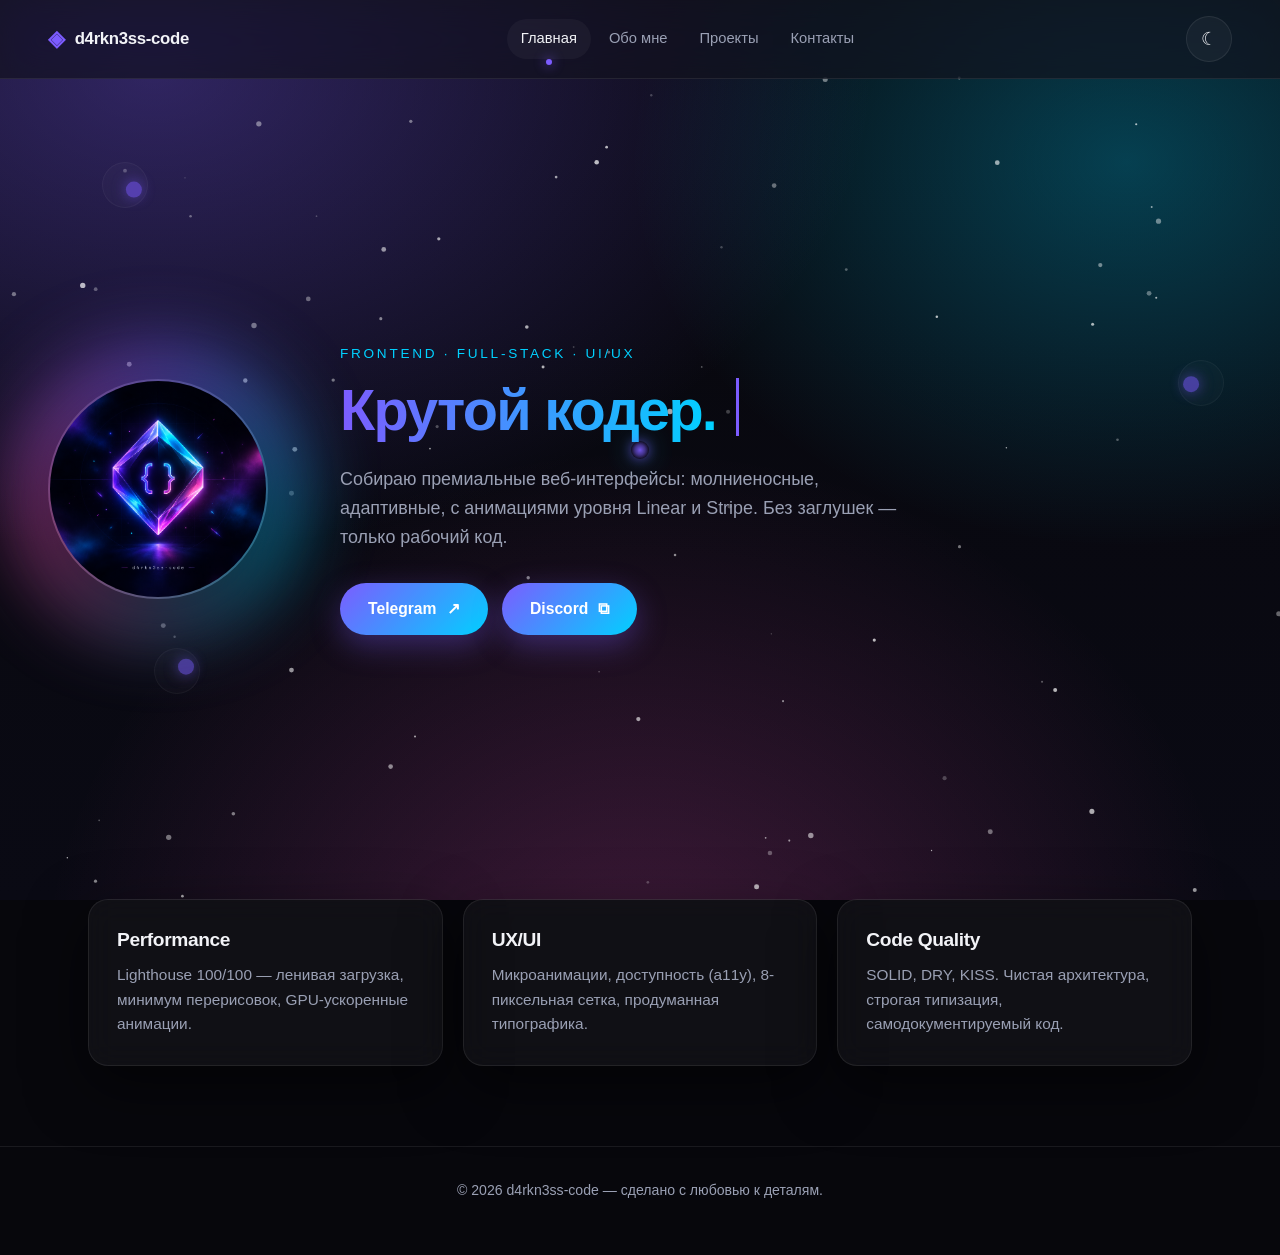
<file: index.html>
<!DOCTYPE html>
<html lang="ru" data-theme="dark">
<head>
  <meta charset="UTF-8" />
  <meta name="viewport" content="width=device-width, initial-scale=1.0" />
  <meta name="description" content="Портфолио frontend-разработчика. Крутые сайты, анимации, чистый код." />
  <title>d4rkn3ss-code — Портфолио</title>
  <link rel="icon" href="assets/favicon.svg" type="image/svg+xml" />
  <link rel="stylesheet" href="css/base.css" />
  <link rel="stylesheet" href="css/themes.css" />
  <link rel="stylesheet" href="css/layout.css" />
  <link rel="stylesheet" href="css/animations.css" />
  <script>
    (function () {
      try {
        var saved = localStorage.getItem('theme');
        if (saved === 'light' || saved === 'dark') {
          document.documentElement.setAttribute('data-theme', saved);
        }
      } catch (e) {}
    })();
  </script>
</head>
<body>
  <canvas id="snow-canvas" aria-hidden="true"></canvas>
  <div id="cursor-dot" aria-hidden="true"></div>
  <div id="eyes-layer" aria-hidden="true"></div>

  <header class="site-header">
    <a href="index.html" class="logo" aria-label="Главная">
      <span class="logo-mark">◈</span>
      <span class="logo-text">d4rkn3ss-code</span>
    </a>

    <nav class="site-nav" aria-label="Основная навигация">
      <a href="index.html" class="nav-link active">Главная</a>
      <a href="about.html" class="nav-link">Обо мне</a>
      <a href="projects.html" class="nav-link">Проекты</a>
      <a href="contact.html" class="nav-link">Контакты</a>
    </nav>

    <button id="theme-toggle" class="theme-toggle" aria-label="Переключить тему" type="button">
      <span class="theme-icon sun" aria-hidden="true">☀</span>
      <span class="theme-icon moon" aria-hidden="true">☾</span>
    </button>
  </header>

  <main>
    <section class="hero">
      <div class="hero-inner">
        <div class="avatar-wrap">
          <div class="avatar-glow" aria-hidden="true"></div>
          <img src="assets/avatar.png" alt="Аватар разработчика" class="avatar" width="220" height="220" />
        </div>

        <div class="hero-text">
          <p class="eyebrow">Frontend · Full-Stack · UI/UX</p>
          <h1 class="title">
            <span class="typed" data-words='["Крутой кодер.","Создаю сайты.","Делаю магию.","Пишу чистый код."]'></span>
            <span class="caret" aria-hidden="true"></span>
          </h1>
          <p class="subtitle">
            Собираю премиальные веб-интерфейсы: молниеносные, адаптивные,
            с анимациями уровня Linear и Stripe. Без заглушек — только рабочий код.
          </p>

          <div class="cta-row">
            <a class="btn btn-primary magnetic"
               href="https://t.me/dvijuhajiest"
               target="_blank"
               rel="noopener noreferrer">
              <span>Telegram</span>
              <span class="btn-arrow" aria-hidden="true">↗</span>
            </a>

            <button class="btn btn-primary copy-btn magnetic"
                    type="button"
                    data-copy="fuckuourself"
                    data-copy-label="Discord"
                    aria-label="Скопировать Discord: fuckuourself">
              <span class="copy-label">Discord</span>
              <span class="btn-arrow" aria-hidden="true">⧉</span>
            </button>
          </div>
        </div>
      </div>

      <div class="hero-gradient" aria-hidden="true"></div>
    </section>

    <section class="stats" aria-label="Ключевые навыки">
      <article class="stat-card">
        <h3>Performance</h3>
        <p>Lighthouse 100/100 — ленивая загрузка, минимум перерисовок, GPU-ускоренные анимации.</p>
      </article>
      <article class="stat-card">
        <h3>UX/UI</h3>
        <p>Микроанимации, доступность (a11y), 8-пиксельная сетка, продуманная типографика.</p>
      </article>
      <article class="stat-card">
        <h3>Code Quality</h3>
        <p>SOLID, DRY, KISS. Чистая архитектура, строгая типизация, самодокументируемый код.</p>
      </article>
    </section>
  </main>

  <footer class="site-footer">
    <p>© <span class="year"></span> d4rkn3ss-code — сделано с любовью к деталям.</p>
  </footer>

  <div id="toast" class="toast" role="status" aria-live="polite"></div>

  <script src="js/main.js" defer></script>
</body>
</html>
</file>
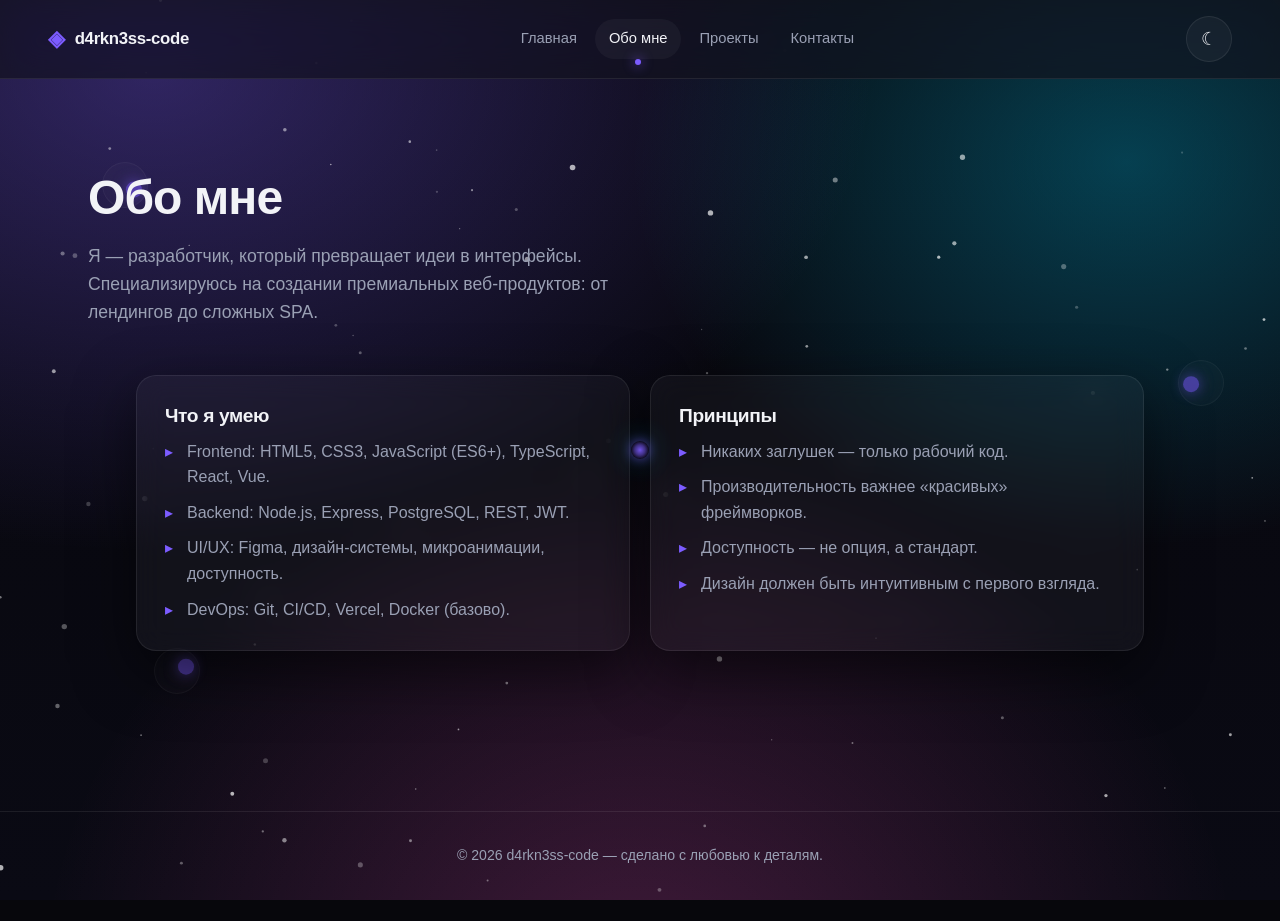
<file: about.html>
<!DOCTYPE html>
<html lang="ru" data-theme="dark">
<head>
  <meta charset="UTF-8" />
  <meta name="viewport" content="width=device-width, initial-scale=1.0" />
  <meta name="description" content="Обо мне — frontend-разработчик d4rkn3ss-code." />
  <title>Обо мне — d4rkn3ss-code</title>
  <link rel="icon" href="assets/favicon.svg" type="image/svg+xml" />
  <link rel="stylesheet" href="css/base.css" />
  <link rel="stylesheet" href="css/themes.css" />
  <link rel="stylesheet" href="css/layout.css" />
  <link rel="stylesheet" href="css/animations.css" />
  <script>
    (function () {
      try {
        var saved = localStorage.getItem('theme');
        if (saved === 'light' || saved === 'dark') {
          document.documentElement.setAttribute('data-theme', saved);
        }
      } catch (e) {}
    })();
  </script>
</head>
<body>
  <canvas id="snow-canvas" aria-hidden="true"></canvas>
  <div id="cursor-dot" aria-hidden="true"></div>
  <div id="eyes-layer" aria-hidden="true"></div>

  <header class="site-header">
    <a href="index.html" class="logo" aria-label="Главная">
      <span class="logo-mark">◈</span>
      <span class="logo-text">d4rkn3ss-code</span>
    </a>
    <nav class="site-nav" aria-label="Основная навигация">
      <a href="index.html" class="nav-link">Главная</a>
      <a href="about.html" class="nav-link active">Обо мне</a>
      <a href="projects.html" class="nav-link">Проекты</a>
      <a href="contact.html" class="nav-link">Контакты</a>
    </nav>
    <button id="theme-toggle" class="theme-toggle" aria-label="Переключить тему" type="button">
      <span class="theme-icon sun" aria-hidden="true">☀</span>
      <span class="theme-icon moon" aria-hidden="true">☾</span>
    </button>
  </header>

  <main class="page">
    <h1 class="page-title reveal">Обо мне</h1>
    <p class="page-lead reveal">
      Я — разработчик, который превращает идеи в интерфейсы. Специализируюсь на
      создании премиальных веб-продуктов: от лендингов до сложных SPA.
    </p>

    <div class="grid-2">
      <article class="card reveal">
        <h2>Что я умею</h2>
        <ul class="list">
          <li>Frontend: HTML5, CSS3, JavaScript (ES6+), TypeScript, React, Vue.</li>
          <li>Backend: Node.js, Express, PostgreSQL, REST, JWT.</li>
          <li>UI/UX: Figma, дизайн-системы, микроанимации, доступность.</li>
          <li>DevOps: Git, CI/CD, Vercel, Docker (базово).</li>
        </ul>
      </article>

      <article class="card reveal">
        <h2>Принципы</h2>
        <ul class="list">
          <li>Никаких заглушек — только рабочий код.</li>
          <li>Производительность важнее «красивых» фреймворков.</li>
          <li>Доступность — не опция, а стандарт.</li>
          <li>Дизайн должен быть интуитивным с первого взгляда.</li>
        </ul>
      </article>
    </div>
  </main>

  <footer class="site-footer">
    <p>© <span class="year"></span> d4rkn3ss-code — сделано с любовью к деталям.</p>
  </footer>

  <div id="toast" class="toast" role="status" aria-live="polite"></div>
  <script src="js/main.js" defer></script>
</body>
</html>
</file>
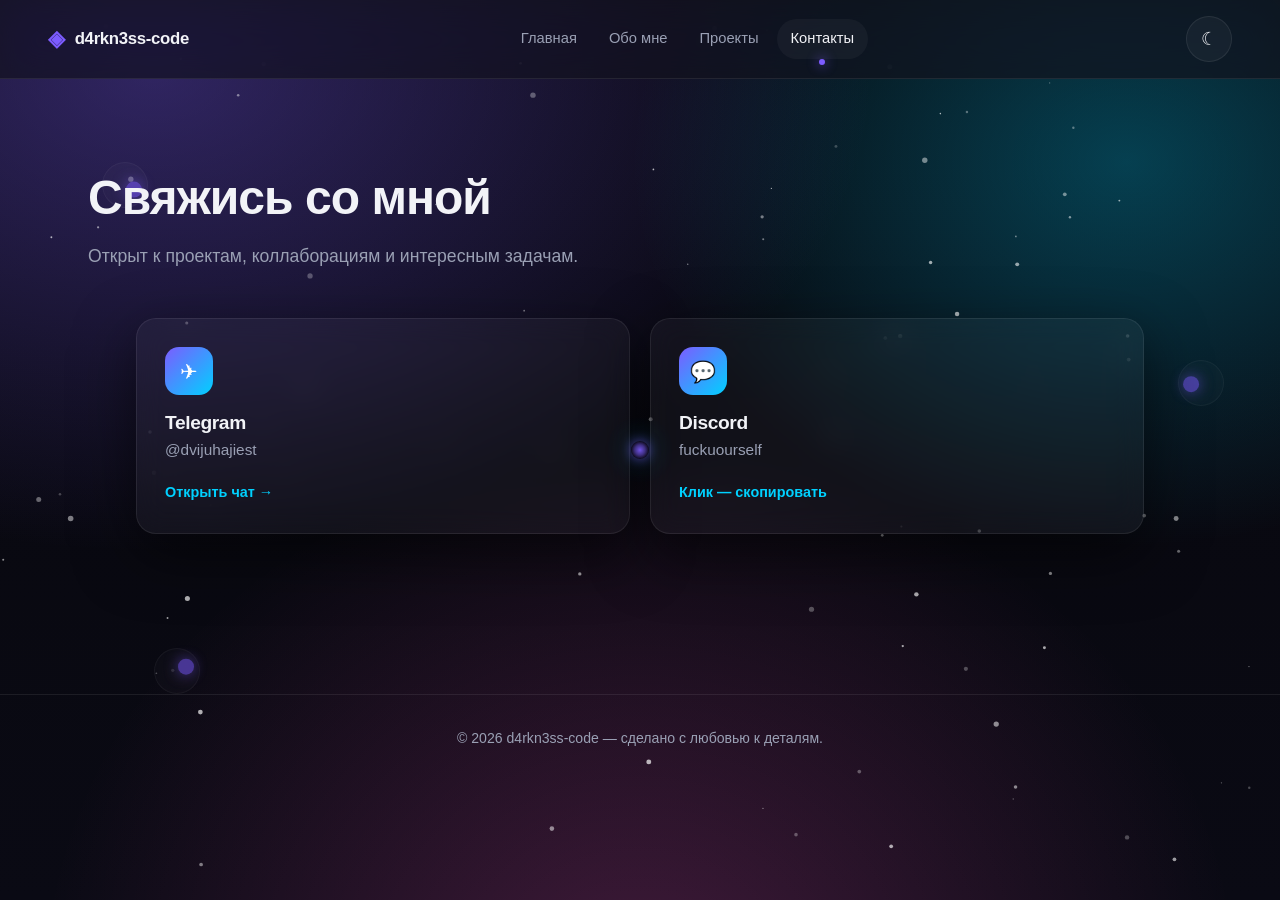
<file: contact.html>
<!DOCTYPE html>
<html lang="ru" data-theme="dark">
<head>
  <meta charset="UTF-8" />
  <meta name="viewport" content="width=device-width, initial-scale=1.0" />
  <meta name="description" content="Контакты d4rkn3ss-code." />
  <title>Контакты — d4rkn3ss-code</title>
  <link rel="icon" href="assets/favicon.svg" type="image/svg+xml" />
  <link rel="stylesheet" href="css/base.css" />
  <link rel="stylesheet" href="css/themes.css" />
  <link rel="stylesheet" href="css/layout.css" />
  <link rel="stylesheet" href="css/animations.css" />
  <script>
    (function () {
      try {
        var saved = localStorage.getItem('theme');
        if (saved === 'light' || saved === 'dark') {
          document.documentElement.setAttribute('data-theme', saved);
        }
      } catch (e) {}
    })();
  </script>
</head>
<body>
  <canvas id="snow-canvas" aria-hidden="true"></canvas>
  <div id="cursor-dot" aria-hidden="true"></div>
  <div id="eyes-layer" aria-hidden="true"></div>

  <header class="site-header">
    <a href="index.html" class="logo" aria-label="Главная">
      <span class="logo-mark">◈</span>
      <span class="logo-text">d4rkn3ss-code</span>
    </a>
    <nav class="site-nav" aria-label="Основная навигация">
      <a href="index.html" class="nav-link">Главная</a>
      <a href="about.html" class="nav-link">Обо мне</a>
      <a href="projects.html" class="nav-link">Проекты</a>
      <a href="contact.html" class="nav-link active">Контакты</a>
    </nav>
    <button id="theme-toggle" class="theme-toggle" aria-label="Переключить тему" type="button">
      <span class="theme-icon sun" aria-hidden="true">☀</span>
      <span class="theme-icon moon" aria-hidden="true">☾</span>
    </button>
  </header>

  <main class="page">
    <h1 class="page-title reveal">Свяжись со мной</h1>
    <p class="page-lead reveal">Открыт к проектам, коллаборациям и интересным задачам.</p>

    <div class="contact-grid">
      <a class="contact-card card magnetic reveal"
         href="https://t.me/dvijuhajiest"
         target="_blank"
         rel="noopener noreferrer">
        <span class="contact-icon" aria-hidden="true">✈</span>
        <h2>Telegram</h2>
        <p>@dvijuhajiest</p>
        <span class="contact-cta">Открыть чат →</span>
      </a>

      <button class="contact-card card magnetic copy-btn reveal"
              type="button"
              data-copy="fuckuourself"
              data-copy-label="Discord"
              aria-label="Скопировать Discord: fuckuourself">
        <span class="contact-icon" aria-hidden="true">💬</span>
        <h2 class="copy-title">Discord</h2>
        <p class="copy-value">fuckuourself</p>
        <span class="contact-cta">Клик — скопировать</span>
      </button>
    </div>
  </main>

  <footer class="site-footer">
    <p>© <span class="year"></span> d4rkn3ss-code — сделано с любовью к деталям.</p>
  </footer>

  <div id="toast" class="toast" role="status" aria-live="polite"></div>
  <script src="js/main.js" defer></script>
</body>
</html>
</file>
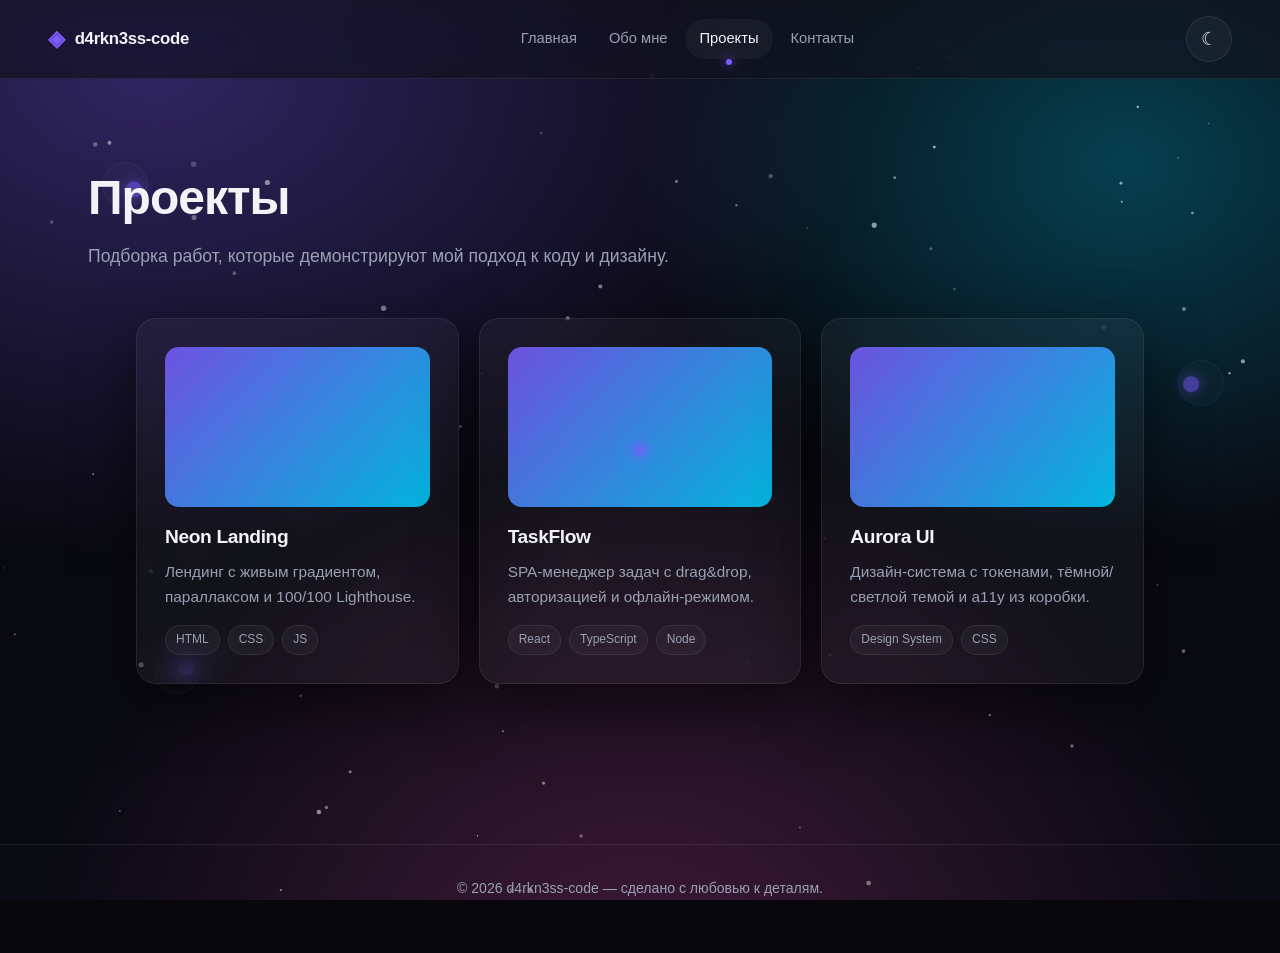
<file: projects.html>
<!DOCTYPE html>
<html lang="ru" data-theme="dark">
<head>
  <meta charset="UTF-8" />
  <meta name="viewport" content="width=device-width, initial-scale=1.0" />
  <meta name="description" content="Проекты d4rkn3ss-code." />
  <title>Проекты — d4rkn3ss-code</title>
  <link rel="icon" href="assets/favicon.svg" type="image/svg+xml" />
  <link rel="stylesheet" href="css/base.css" />
  <link rel="stylesheet" href="css/themes.css" />
  <link rel="stylesheet" href="css/layout.css" />
  <link rel="stylesheet" href="css/animations.css" />
  <script>
    (function () {
      try {
        var saved = localStorage.getItem('theme');
        if (saved === 'light' || saved === 'dark') {
          document.documentElement.setAttribute('data-theme', saved);
        }
      } catch (e) {}
    })();
  </script>
</head>
<body>
  <canvas id="snow-canvas" aria-hidden="true"></canvas>
  <div id="cursor-dot" aria-hidden="true"></div>
  <div id="eyes-layer" aria-hidden="true"></div>

  <header class="site-header">
    <a href="index.html" class="logo" aria-label="Главная">
      <span class="logo-mark">◈</span>
      <span class="logo-text">d4rkn3ss-code</span>
    </a>
    <nav class="site-nav" aria-label="Основная навигация">
      <a href="index.html" class="nav-link">Главная</a>
      <a href="about.html" class="nav-link">Обо мне</a>
      <a href="projects.html" class="nav-link active">Проекты</a>
      <a href="contact.html" class="nav-link">Контакты</a>
    </nav>
    <button id="theme-toggle" class="theme-toggle" aria-label="Переключить тему" type="button">
      <span class="theme-icon sun" aria-hidden="true">☀</span>
      <span class="theme-icon moon" aria-hidden="true">☾</span>
    </button>
  </header>

  <main class="page">
    <h1 class="page-title reveal">Проекты</h1>
    <p class="page-lead reveal">Подборка работ, которые демонстрируют мой подход к коду и дизайну.</p>

    <div class="grid-3">
      <article class="project card reveal">
        <div class="project-thumb" aria-hidden="true"></div>
        <h2>Neon Landing</h2>
        <p>Лендинг с живым градиентом, параллаксом и 100/100 Lighthouse.</p>
        <div class="tags"><span>HTML</span><span>CSS</span><span>JS</span></div>
      </article>

      <article class="project card reveal">
        <div class="project-thumb" aria-hidden="true"></div>
        <h2>TaskFlow</h2>
        <p>SPA-менеджер задач с drag&drop, авторизацией и офлайн-режимом.</p>
        <div class="tags"><span>React</span><span>TypeScript</span><span>Node</span></div>
      </article>

      <article class="project card reveal">
        <div class="project-thumb" aria-hidden="true"></div>
        <h2>Aurora UI</h2>
        <p>Дизайн-система с токенами, тёмной/светлой темой и a11y из коробки.</p>
        <div class="tags"><span>Design System</span><span>CSS</span></div>
      </article>
    </div>
  </main>

  <footer class="site-footer">
    <p>© <span class="year"></span> d4rkn3ss-code — сделано с любовью к деталям.</p>
  </footer>

  <div id="toast" class="toast" role="status" aria-live="polite"></div>
  <script src="js/main.js" defer></script>
</body>
</html>
</file>
<file: css/base.css>
/* =========================================================
   base.css — Reset, типографика, базовые элементы
   ========================================================= */

*,
*::before,
*::after {
  box-sizing: border-box;
}

html {
  scroll-behavior: smooth;
  -webkit-text-size-adjust: 100%;
}

body {
  margin: 0;
  min-height: 100vh;
  font-family: "Inter", "SF Pro Display", -apple-system, BlinkMacSystemFont,
    "Segoe UI", Roboto, Helvetica, Arial, sans-serif;
  font-size: 16px;
  line-height: 1.6;
  color: var(--text);
  background: var(--bg);
  background-image: var(--bg-gradient);
  background-attachment: fixed;
  overflow-x: hidden;
  transition: background-color 0.5s ease, color 0.5s ease;
  cursor: none;
}

@media (hover: none), (pointer: coarse) {
  body { cursor: auto; }
  #cursor-dot, #cursor-ring { display: none !important; }
}

img {
  max-width: 100%;
  height: auto;
  display: block;
}

a {
  color: inherit;
  text-decoration: none;
}

button {
  font: inherit;
  color: inherit;
  background: none;
  border: none;
  cursor: none;
}

@media (hover: none), (pointer: coarse) {
  button { cursor: pointer; }
}

h1, h2, h3, h4 {
  margin: 0 0 0.5em;
  font-weight: 700;
  line-height: 1.2;
  letter-spacing: -0.02em;
}

p { margin: 0 0 1em; }

ul { margin: 0; padding-left: 1.2em; }

::selection {
  background: var(--accent);
  color: var(--bg);
}

/* Доступный фокус */
:focus-visible {
  outline: 2px solid var(--accent);
  outline-offset: 3px;
  border-radius: 6px;
}

/* Уважаем reduced motion */
@media (prefers-reduced-motion: reduce) {
  *,
  *::before,
  *::after {
    animation-duration: 0.01ms !important;
    animation-iteration-count: 1 !important;
    transition-duration: 0.01ms !important;
    scroll-behavior: auto !important;
  }
  #snow-canvas { display: none; }
}
</file>
<file: css/themes.css>
/* =========================================================
   themes.css — Цветовые токены тем
   ========================================================= */

:root,
[data-theme="dark"] {
  --bg: #07070c;
  --bg-elevated: rgba(18, 18, 28, 0.72);
  --bg-gradient:
    radial-gradient(1200px 800px at 12% 8%, rgba(124, 92, 255, 0.35), transparent 60%),
    radial-gradient(900px 700px at 88% 18%, rgba(0, 209, 255, 0.28), transparent 55%),
    radial-gradient(1000px 900px at 50% 110%, rgba(255, 82, 190, 0.22), transparent 60%),
    linear-gradient(180deg, #07070c 0%, #0a0a14 100%);
  --text: #f2f3f7;
  --text-muted: #9aa0b4;
  --border: rgba(255, 255, 255, 0.08);
  --card-bg: rgba(255, 255, 255, 0.04);
  --card-hover: rgba(255, 255, 255, 0.07);
  --accent: #7c5cff;
  --accent-2: #00d1ff;
  --accent-3: #ff52be;
  --shadow: 0 20px 60px rgba(0, 0, 0, 0.55);
  --snow-color: rgba(255, 255, 255, 0.85);
}

[data-theme="light"] {
  --bg: #f6f7fb;
  --bg-elevated: rgba(255, 255, 255, 0.75);
  --bg-gradient:
    radial-gradient(1200px 800px at 12% 8%, rgba(124, 92, 255, 0.22), transparent 60%),
    radial-gradient(900px 700px at 88% 18%, rgba(0, 180, 255, 0.20), transparent 55%),
    radial-gradient(1000px 900px at 50% 110%, rgba(255, 120, 200, 0.18), transparent 60%),
    linear-gradient(180deg, #f6f7fb 0%, #eef1f8 100%);
  --text: #12131a;
  --text-muted: #5b6072;
  --border: rgba(10, 12, 30, 0.08);
  --card-bg: rgba(255, 255, 255, 0.65);
  --card-hover: rgba(255, 255, 255, 0.9);
  --accent: #6a3dff;
  --accent-2: #0091ff;
  --accent-3: #ff3d9e;
  --shadow: 0 20px 50px rgba(20, 20, 60, 0.12);
  --snow-color: rgba(120, 140, 255, 0.75);
}
</file>
<file: css/layout.css>
/* =========================================================
   layout.css — Сетка, шапка, секции, компоненты
   ========================================================= */

/* ---------- Canvas / cursor / eyes ---------- */
#snow-canvas {
  position: fixed;
  inset: 0;
  z-index: 0;
  pointer-events: none;
}

/* Кастомный курсор — мягкая светящаяся точка */
#cursor-dot {
  position: fixed;
  top: 0;
  left: 0;
  width: 18px;
  height: 18px;
  margin: -9px 0 0 -9px;
  border-radius: 50%;
  pointer-events: none;
  z-index: 9999;

  background: radial-gradient(
    circle at 50% 50%,
    var(--accent) 0%,
    color-mix(in srgb, var(--accent) 55%, transparent) 40%,
    transparent 75%
  );

  box-shadow:
    0 0 12px color-mix(in srgb, var(--accent) 70%, transparent),
    0 0 28px color-mix(in srgb, var(--accent-2) 45%, transparent);

  opacity: 0.9;
  transform: translate(-100px, -100px);
  transition:
    width 0.25s ease,
    height 0.25s ease,
    margin 0.25s ease,
    opacity 0.25s ease,
    box-shadow 0.25s ease,
    background 0.25s ease;
  will-change: transform, width, height;
}

#cursor-dot.hovered {
  width: 34px;
  height: 34px;
  margin: -17px 0 0 -17px;
  opacity: 1;
  box-shadow:
    0 0 18px color-mix(in srgb, var(--accent) 90%, transparent),
    0 0 42px color-mix(in srgb, var(--accent-2) 65%, transparent);
}

#cursor-dot.pressed {
  width: 12px;
  height: 12px;
  margin: -6px 0 0 -6px;
  opacity: 1;
}

@media (hover: hover) and (pointer: fine) {
  html, body,
  a, button, input, textarea,
  [role="button"], .btn, .nav-link, .theme-toggle, .contact-card {
    cursor: none;
  }
}

@media (hover: none), (pointer: coarse) {
  #cursor-dot { display: none !important; }
  html, body { cursor: auto; }
}

#eyes-layer {
  position: fixed;
  inset: 0;
  pointer-events: none;
  z-index: 1;
}

.eye {
  position: fixed;
  width: 46px;
  height: 46px;
  border-radius: 50%;
  background: var(--card-bg);
  border: 1px solid var(--border);
  backdrop-filter: blur(10px);
  -webkit-backdrop-filter: blur(10px);
  display: grid;
  place-items: center;
  pointer-events: none;
  opacity: 0.55;
  transition: opacity 0.4s ease;
}

.eye-pupil {
  width: 16px;
  height: 16px;
  border-radius: 50%;
  background: var(--accent);
  box-shadow: 0 0 14px var(--accent);
  transition: transform 0.08s linear;
}

/* ---------- Header ---------- */
.site-header {
  position: sticky;
  top: 0;
  z-index: 100;
  display: flex;
  align-items: center;
  justify-content: space-between;
  gap: 16px;
  padding: 16px clamp(16px, 4vw, 48px);
  background: var(--bg-elevated);
  backdrop-filter: blur(18px) saturate(160%);
  -webkit-backdrop-filter: blur(18px) saturate(160%);
  border-bottom: 1px solid var(--border);
}

.logo {
  display: flex;
  align-items: center;
  gap: 10px;
  font-weight: 700;
  letter-spacing: -0.02em;
}

.logo-mark {
  color: var(--accent);
  font-size: 1.4rem;
  animation: spin 12s linear infinite;
  display: inline-block;
}

.logo-text { font-size: 1.05rem; }

.site-nav {
  display: flex;
  gap: 4px;
  flex-wrap: wrap;
}

.nav-link {
  position: relative;
  padding: 8px 14px;
  border-radius: 999px;
  font-size: 0.92rem;
  color: var(--text-muted);
  transition: color 0.25s ease, background 0.25s ease;
}

.nav-link:hover { color: var(--text); background: var(--card-bg); }

.nav-link.active {
  color: var(--text);
  background: var(--card-bg);
}

.nav-link.active::after {
  content: "";
  position: absolute;
  left: 50%;
  bottom: -6px;
  width: 6px;
  height: 6px;
  border-radius: 50%;
  background: var(--accent);
  transform: translateX(-50%);
  box-shadow: 0 0 12px var(--accent);
}

/* ---------- Theme toggle ---------- */
.theme-toggle {
  position: relative;
  width: 46px;
  height: 46px;
  border-radius: 50%;
  border: 1px solid var(--border);
  background: var(--card-bg);
  display: grid;
  place-items: center;
  overflow: hidden;
  transition: transform 0.25s ease, background 0.25s ease;
}

.theme-toggle:hover { transform: scale(1.08); background: var(--card-hover); }

.theme-icon {
  position: absolute;
  font-size: 1.1rem;
  transition: transform 0.45s cubic-bezier(0.68, -0.55, 0.27, 1.55), opacity 0.35s ease;
}

[data-theme="dark"] .sun { transform: translateY(150%); opacity: 0; }
[data-theme="dark"] .moon { transform: translateY(0); opacity: 1; }
[data-theme="light"] .sun { transform: translateY(0); opacity: 1; }
[data-theme="light"] .moon { transform: translateY(-150%); opacity: 0; }

/* ---------- Hero ---------- */
.hero {
  position: relative;
  z-index: 2;
  padding: clamp(48px, 8vw, 120px) clamp(16px, 4vw, 48px);
  min-height: calc(100vh - 80px);
  display: flex;
  align-items: center;
}

.hero-inner {
  display: grid;
  grid-template-columns: 1fr;
  gap: 48px;
  align-items: center;
  width: 100%;
  max-width: 1200px;
  margin: 0 auto;
}

@media (min-width: 900px) {
  .hero-inner { grid-template-columns: auto 1fr; gap: 72px; }
}

.avatar-wrap {
  position: relative;
  width: 220px;
  height: 220px;
  margin: 0 auto;
  animation: float 6s ease-in-out infinite;
}

.avatar-glow {
  position: absolute;
  inset: -30px;
  border-radius: 50%;
  background: conic-gradient(from 0deg, var(--accent), var(--accent-2), var(--accent-3), var(--accent));
  filter: blur(40px);
  opacity: 0.6;
  animation: spin 8s linear infinite;
  z-index: -1;
}

.avatar {
  width: 100%;
  height: 100%;
  border-radius: 50%;
  object-fit: cover;
  border: 2px solid var(--border);
  box-shadow: var(--shadow);
  background: var(--card-bg);
}

.eyebrow {
  font-size: 0.85rem;
  text-transform: uppercase;
  letter-spacing: 0.2em;
  color: var(--accent-2);
  margin-bottom: 12px;
}

.title {
  font-size: clamp(2rem, 5.5vw, 3.6rem);
  font-weight: 800;
  letter-spacing: -0.03em;
  margin-bottom: 20px;
  min-height: 1.2em;
}

.typed {
  background: linear-gradient(90deg, var(--accent), var(--accent-2), var(--accent-3));
  background-size: 200% auto;
  -webkit-background-clip: text;
  background-clip: text;
  color: transparent;
  animation: gradient-shift 6s linear infinite;
}

.caret {
  display: inline-block;
  width: 3px;
  height: 1em;
  margin-left: 6px;
  background: var(--accent);
  vertical-align: -0.1em;
  animation: blink 1s steps(2) infinite;
}

.subtitle {
  font-size: clamp(1rem, 1.4vw, 1.15rem);
  color: var(--text-muted);
  max-width: 56ch;
  margin-bottom: 32px;
}

/* ---------- Buttons ---------- */
.cta-row {
  display: flex;
  gap: 14px;
  flex-wrap: wrap;
  align-items: stretch;
}

.btn {
  position: relative;
  display: inline-flex;
  align-items: center;
  justify-content: center;
  gap: 10px;
  padding: 14px 28px;
  min-height: 52px;
  border-radius: 999px;
  font-weight: 600;
  font-size: 0.98rem;
  line-height: 1;
  transition: transform 0.25s ease, box-shadow 0.25s ease, background 0.25s ease, color 0.25s ease;
  will-change: transform;
  overflow: hidden;
}

.btn-primary {
  background: linear-gradient(135deg, var(--accent), var(--accent-2));
  color: #fff;
  box-shadow: 0 10px 30px rgba(124, 92, 255, 0.35);
}

.btn-primary:hover {
  transform: translateY(-2px);
  box-shadow: 0 16px 40px rgba(124, 92, 255, 0.5);
}

.btn-arrow { transition: transform 0.3s ease; }
.btn-primary:hover .btn-arrow { transform: translate(3px, -3px); }

/* ---------- Stats / Cards ---------- */
.stats,
.grid-2,
.grid-3,
.contact-grid {
  position: relative;
  z-index: 2;
  display: grid;
  gap: 20px;
  max-width: 1200px;
  margin: 0 auto;
  padding: 0 clamp(16px, 4vw, 48px) 80px;
}

.stats { grid-template-columns: repeat(auto-fit, minmax(260px, 1fr)); }
.grid-2 { grid-template-columns: repeat(auto-fit, minmax(300px, 1fr)); }
.grid-3 { grid-template-columns: repeat(auto-fit, minmax(260px, 1fr)); }
.contact-grid { grid-template-columns: repeat(auto-fit, minmax(260px, 1fr)); }

.stat-card,
.card {
  background: var(--card-bg);
  border: 1px solid var(--border);
  border-radius: 20px;
  padding: 28px;
  backdrop-filter: blur(14px);
  -webkit-backdrop-filter: blur(14px);
  box-shadow: var(--shadow);
  transition: transform 0.35s ease, background 0.35s ease, border-color 0.35s ease;
}

.stat-card:hover,
.card:hover {
  transform: translateY(-6px);
  background: var(--card-hover);
  border-color: color-mix(in srgb, var(--accent) 40%, var(--border));
}

.stat-card h3,
.card h2 {
  font-size: 1.2rem;
  margin-bottom: 12px;
}

.stat-card p,
.card p {
  color: var(--text-muted);
  margin: 0;
  font-size: 0.96rem;
}

.list {
  list-style: none;
  padding: 0;
  display: grid;
  gap: 10px;
}

.list li {
  position: relative;
  padding-left: 22px;
  color: var(--text-muted);
}

.list li::before {
  content: "▸";
  position: absolute;
  left: 0;
  color: var(--accent);
}

/* ---------- Page ---------- */
.page {
  position: relative;
  z-index: 2;
  max-width: 1200px;
  margin: 0 auto;
  padding: clamp(48px, 7vw, 100px) clamp(16px, 4vw, 48px) 80px;
}

.page-title {
  font-size: clamp(2rem, 5vw, 3rem);
  margin-bottom: 16px;
}

.page-lead {
  font-size: 1.1rem;
  color: var(--text-muted);
  max-width: 60ch;
  margin-bottom: 48px;
}

/* ---------- Projects ---------- */
.project-thumb {
  height: 160px;
  border-radius: 14px;
  margin-bottom: 18px;
  background: linear-gradient(135deg, var(--accent), var(--accent-2), var(--accent-3));
  background-size: 200% 200%;
  animation: gradient-shift 8s ease infinite;
  opacity: 0.85;
}

.tags {
  display: flex;
  flex-wrap: wrap;
  gap: 8px;
  margin-top: 16px;
}

.tags span {
  font-size: 0.75rem;
  padding: 4px 10px;
  border-radius: 999px;
  background: var(--card-bg);
  border: 1px solid var(--border);
  color: var(--text-muted);
}

/* ---------- Contact cards ---------- */
.contact-card {
  display: block;
  text-align: left;
  width: 100%;
  cursor: none;
}

@media (hover: none), (pointer: coarse) {
  .contact-card { cursor: pointer; }
}

.contact-icon {
  display: inline-grid;
  place-items: center;
  width: 48px;
  height: 48px;
  border-radius: 14px;
  background: linear-gradient(135deg, var(--accent), var(--accent-2));
  color: #fff;
  font-size: 1.3rem;
  margin-bottom: 16px;
}

.contact-card h2 { margin-bottom: 4px; transition: color 0.25s ease; }
.contact-card p { color: var(--text-muted); margin-bottom: 16px; transition: color 0.25s ease; }
.contact-cta {
  font-size: 0.9rem;
  color: var(--accent-2);
  font-weight: 600;
}

/* ---------- Footer ---------- */
.site-footer {
  position: relative;
  z-index: 2;
  text-align: center;
  padding: 32px 16px 40px;
  color: var(--text-muted);
  font-size: 0.88rem;
  border-top: 1px solid var(--border);
}

/* ---------- Toast ---------- */
.toast {
  position: fixed;
  left: 50%;
  bottom: 32px;
  transform: translate(-50%, 120%);
  background: var(--bg-elevated);
  color: var(--text);
  border: 1px solid var(--border);
  padding: 12px 22px;
  border-radius: 999px;
  backdrop-filter: blur(16px);
  -webkit-backdrop-filter: blur(16px);
  box-shadow: var(--shadow);
  font-size: 0.92rem;
  z-index: 10000;
  opacity: 0;
  transition: transform 0.45s cubic-bezier(0.22, 1, 0.36, 1), opacity 0.35s ease;
  pointer-events: none;
}

.toast.show {
  transform: translate(-50%, 0);
  opacity: 1;
}

/* ---------- Reveal ---------- */
.reveal {
  opacity: 0;
  transform: translateY(24px);
  transition: opacity 0.7s ease, transform 0.7s cubic-bezier(0.22, 1, 0.36, 1);
}

.reveal.visible {
  opacity: 1;
  transform: none;
}

/* ---------- Адаптив ---------- */
@media (max-width: 640px) {
  .site-header {
    flex-wrap: wrap;
    gap: 10px;
    padding: 12px 16px;
  }
  .site-nav { order: 3; width: 100%; justify-content: center; }
  .nav-link { padding: 6px 10px; font-size: 0.85rem; }
  .avatar-wrap { width: 170px; height: 170px; }
  .btn { padding: 12px 18px; font-size: 0.92rem; min-height: 46px; }
}
</file>
<file: css/animations.css>
/* =========================================================
   animations.css — Ключевые кадры
   ========================================================= */

@keyframes spin {
  to { transform: rotate(360deg); }
}

@keyframes float {
  0%, 100% { transform: translateY(0); }
  50%      { transform: translateY(-14px); }
}

@keyframes blink {
  0%, 49%   { opacity: 1; }
  50%, 100% { opacity: 0; }
}

@keyframes gradient-shift {
  0%   { background-position: 0% 50%; }
  50%  { background-position: 100% 50%; }
  100% { background-position: 0% 50%; }
}

@keyframes pulse-glow {
  0%, 100% { box-shadow: 0 0 0 0 rgba(124, 92, 255, 0.5); }
  50%      { box-shadow: 0 0 0 16px rgba(124, 92, 255, 0); }
}
</file>
